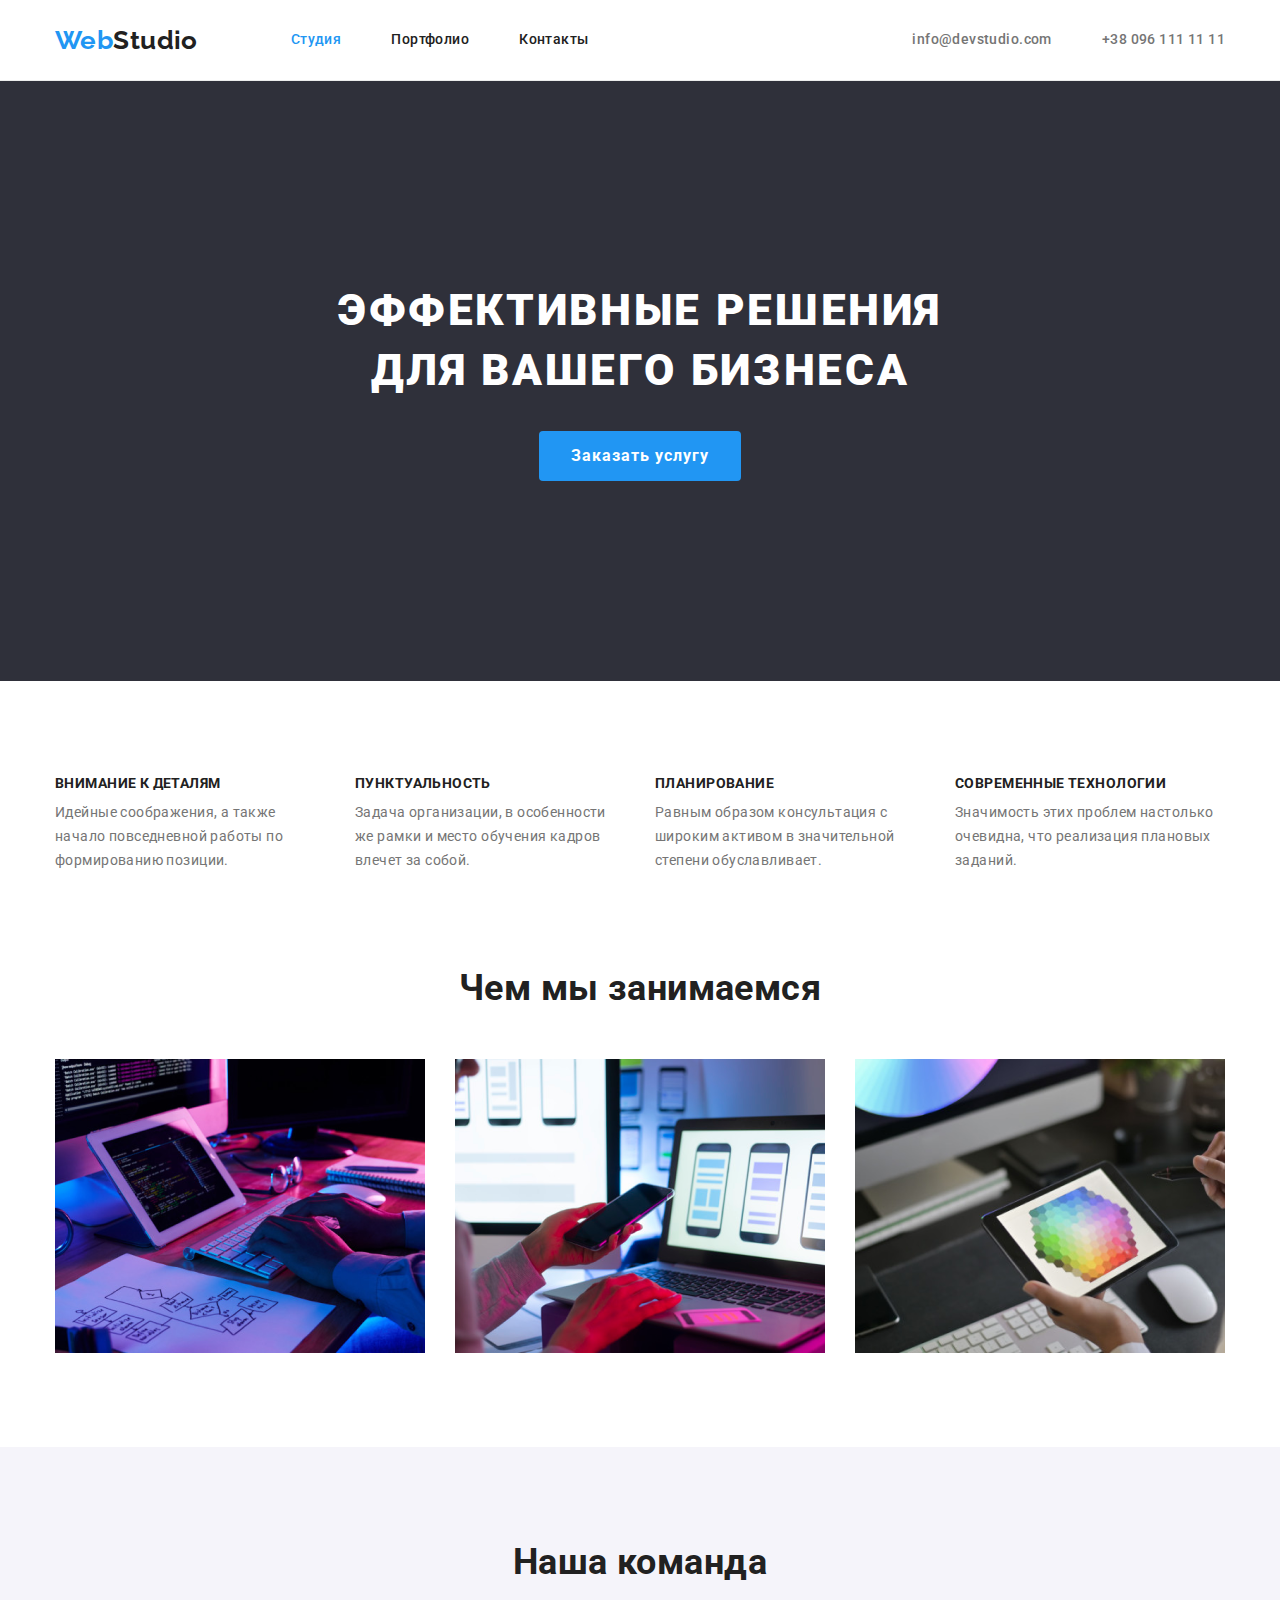
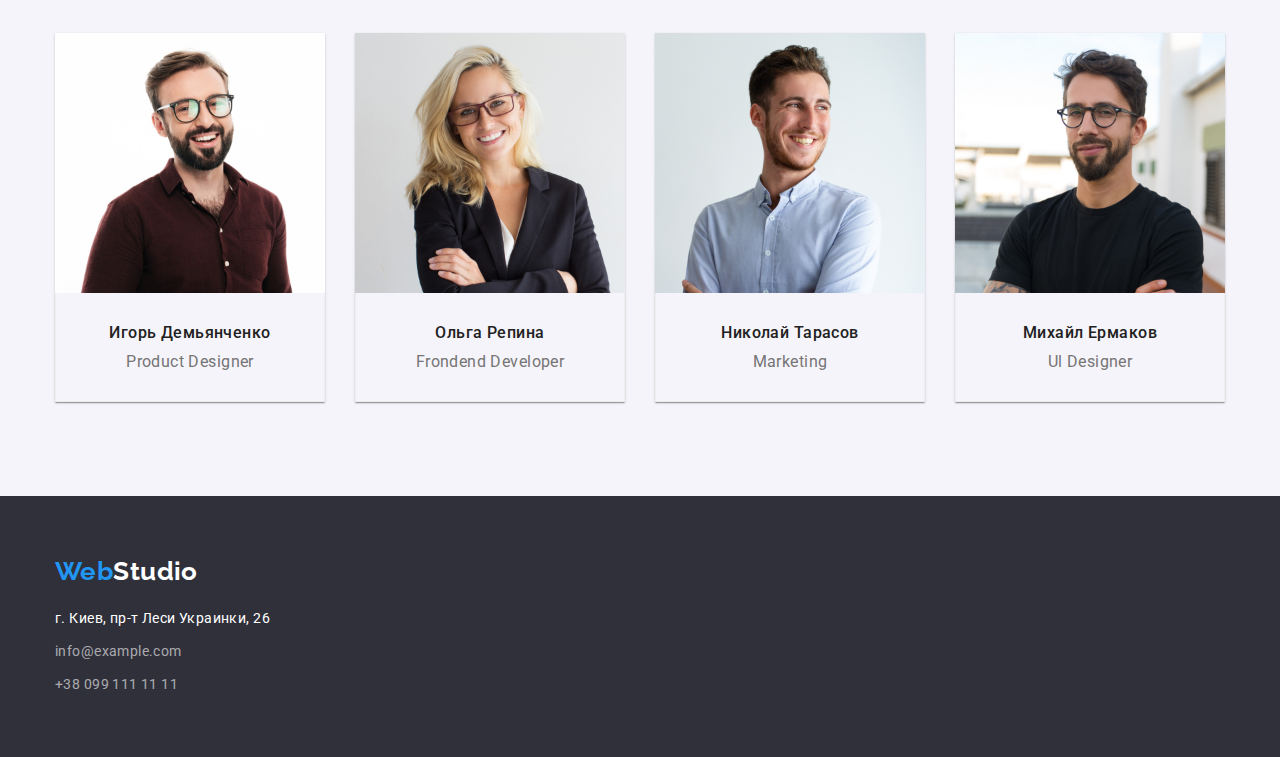
<file: index.html>
<!DOCTYPE html>
<html lang="ru">
<head>
    <meta charset="UTF-8">
    <meta name="viewport" content="width=device-width, initial-scale=1.0">
    <title>WebStudio</title>
    <link rel="stylesheet" href="https://cdnjs.cloudflare.com/ajax/libs/modern-normalize/1.0.0/modern-normalize.min.css
">
    <link rel="preconnect" href="https://fonts.gstatic.com">
    <link href="https://fonts.googleapis.com/css2?family=Raleway:wght@700&family=Roboto:wght@400;500;700;900&display=swap"
      rel="stylesheet">
     
    <link rel="stylesheet" href="./styles/styles.css">
</head>
<body>
        <!--  Шапка сайта -->
        <header class="header">
            <!--  главное меню шапки -->
            <div class="container main-nav">
                <nav class="nav">
                    <a href="/" class="logo"><span class="accent-color">Web</span>Studio</a>
                    <ul class="site-nav list">
                        <li class="item"><a href="./index.html" class="link current">Студия</a></li>
                        <li class="item"><a href="./portfolio.html" class="link">Портфолио</a></li>
                        <li class="item"><a href="./contacts.html" class="link">Контакты</a></li>
                    </ul>
                </nav>
                <ul class="contact-nav list">
                    <li class="item">
                        <a href="mailto:" class="text link">info@devstudio.com</a>
                    </li>
                    <li class="item">
                        <a href="tel:+380961111111" class="text link">+38 096 111 11 11</a>
                    </li>
                </ul>
        </div>
        
        </header>
        <!--  / Шапка сайта -->
    <main>
        <!-- Герой -->
        <section class="hero">
                <h1 class="title">Эффективные решения<br> для вашего бизнеса</h1>
                <button type="button" class="btn">Заказать услугу</button>
    
        </section>
        <!-- / Герой -->

        <!-- Особенности -->
        <section class="section features">
            <div class="container">
                <h2 class="visually-hidden">features</h2>   <!--заголовок нужно спрятать-->
                    <ul class="features list">
                        <li class="item">
                            <h3 class="features-title">Внимание к деталям</h3>
                            <p class="text">
                            Идейные соображения, а также начало 
                            повседневной работы по формированию позиции.
                            </p>
                        </li>
                        <li class="item">
                            <h3 class="features-title">Пунктуальность</h3>
                            <p class="text">
                            Задача организации, в особенности
                            же рамки и место обучения кадров влечет за собой.
                            </p>
                        </li>
                        <li class="item">
                            <h3 class="features-title">Планирование</h3>
                            <p class="text">Равным образом консультация с широким 
                            активом в значительной степени обуславливает.
                            </p>
                        </li>
                        <li class="item">
                            <h3 class="features-title">Современные технологии</h3>
                            <p class="text">Значимость этих проблем настолько очевидна, 
                            что реализация плановых заданий.
                            </p>
                        </li>
                    </ul>
            </div>
        </section>
            <!-- / Особенности -->

            <!-- Чем мы занимаемся -->
        <section class="section section-what-me-do">
            <div class="container">  
                <h2 class="title">Чем мы занимаемся</h2>
                <ul class="what-we-do list">
                    <li class="item">
                        <img src="./images/index-img/work1.png" alt="Составление структуры сайта" width="370">
                    </li>
                    <li class="item">
                        <img src="./images/index-img/work2.png" alt="Разработка мобильной версии " width="370">
                    </li>
                    <li class="item">
                        <img src="./images/index-img/work3.png" alt="Подбор цветов" width="370">
                    </li>
                </ul>
            </div>
        </section>
        <!-- / Чем мы занимаемся -->

        <!-- Наша команда -->
        <section class="section team-page">
            <div class="container">
                <h2 class="title">Наша команда</h2>
                <ul class="team list">
                    <li class="item">
                      <div class="card-team">
                           <div class="card-thumb">
                                <img src="./images/index-img/team1.png" alt="Игорь Демьянченко" width="270">
                           </div>
                           <div class="card-content team">
                                <h3 class="title">Игорь Демьянченко</h3>
                                <p class="text">Product Designer</p>
                           </div>
                      </div>
                    </li>
                    <li class="item">
                      <div class="card-team">
                            <div class="card-thumb">
                                <img src="./images/index-img/team2.png" alt="Игорь Демьянченко" width="270">
                            </div>
                           <div class="card-content team">
                                <h3 class="title">Ольга Репина</h3>
                                <p class="text">Frondend Developer</p>
                           </div>
                      </div>
                    </li>
                    <li class="item">
                        <div class="card-team">
                            <div class="card-thumb">
                                <img src="./images/index-img/team3.png" alt="Игорь Демьянченко" width="270">
                            </div>
                            <div class="card-content team">
                                <h3 class="title">Николай Тарасов</h3>
                                <p class="text">Marketing</p>
                            </div>
                        </div>
                    </li>
                    <li class="item">
                       <div class="card-team">
                           <div class="card-thumb">
                                <div class="card-thumb">
                                    <img src="./images/index-img/team4.png" alt="Михайл Ермаков" width="270">
                                </div>
                           </div>
                            <div class="card-content team">
                                <h3 class="title">Михайл Ермаков</h3>
                                <p class="text">Ul Designer</p>
                            </div>
                        </div>
                    </li>
                </ul>
        </div>
        </section>
        <!-- / Наша команда -->
        <!-- Футер -->
    </main>
    <!--  Футер  -->
    <footer class="footer footer-page">
        <div class="container">
            <a href="/" class="logo footer"><span class="accent-color">Web</span>Studio</a>
                    
            <address class="address">
                <p>г. Киев, пр-т Леси Украинки, 26</p>
                <ul class="contacts list">
                  <li class="footer-contact-item">
                    <a href="mailto:info@example.com" class="text">info@example.com</a>
                  </li>
                  <li class="footer-contact-item">
                    <a href="tel:+380991111111" class="text">+38 099 111 11 11</a>
                  </li>
                </ul>
              </address>
        </div>
    </footer>
    <!-- / Футер -->

</body>
</html>
</file>
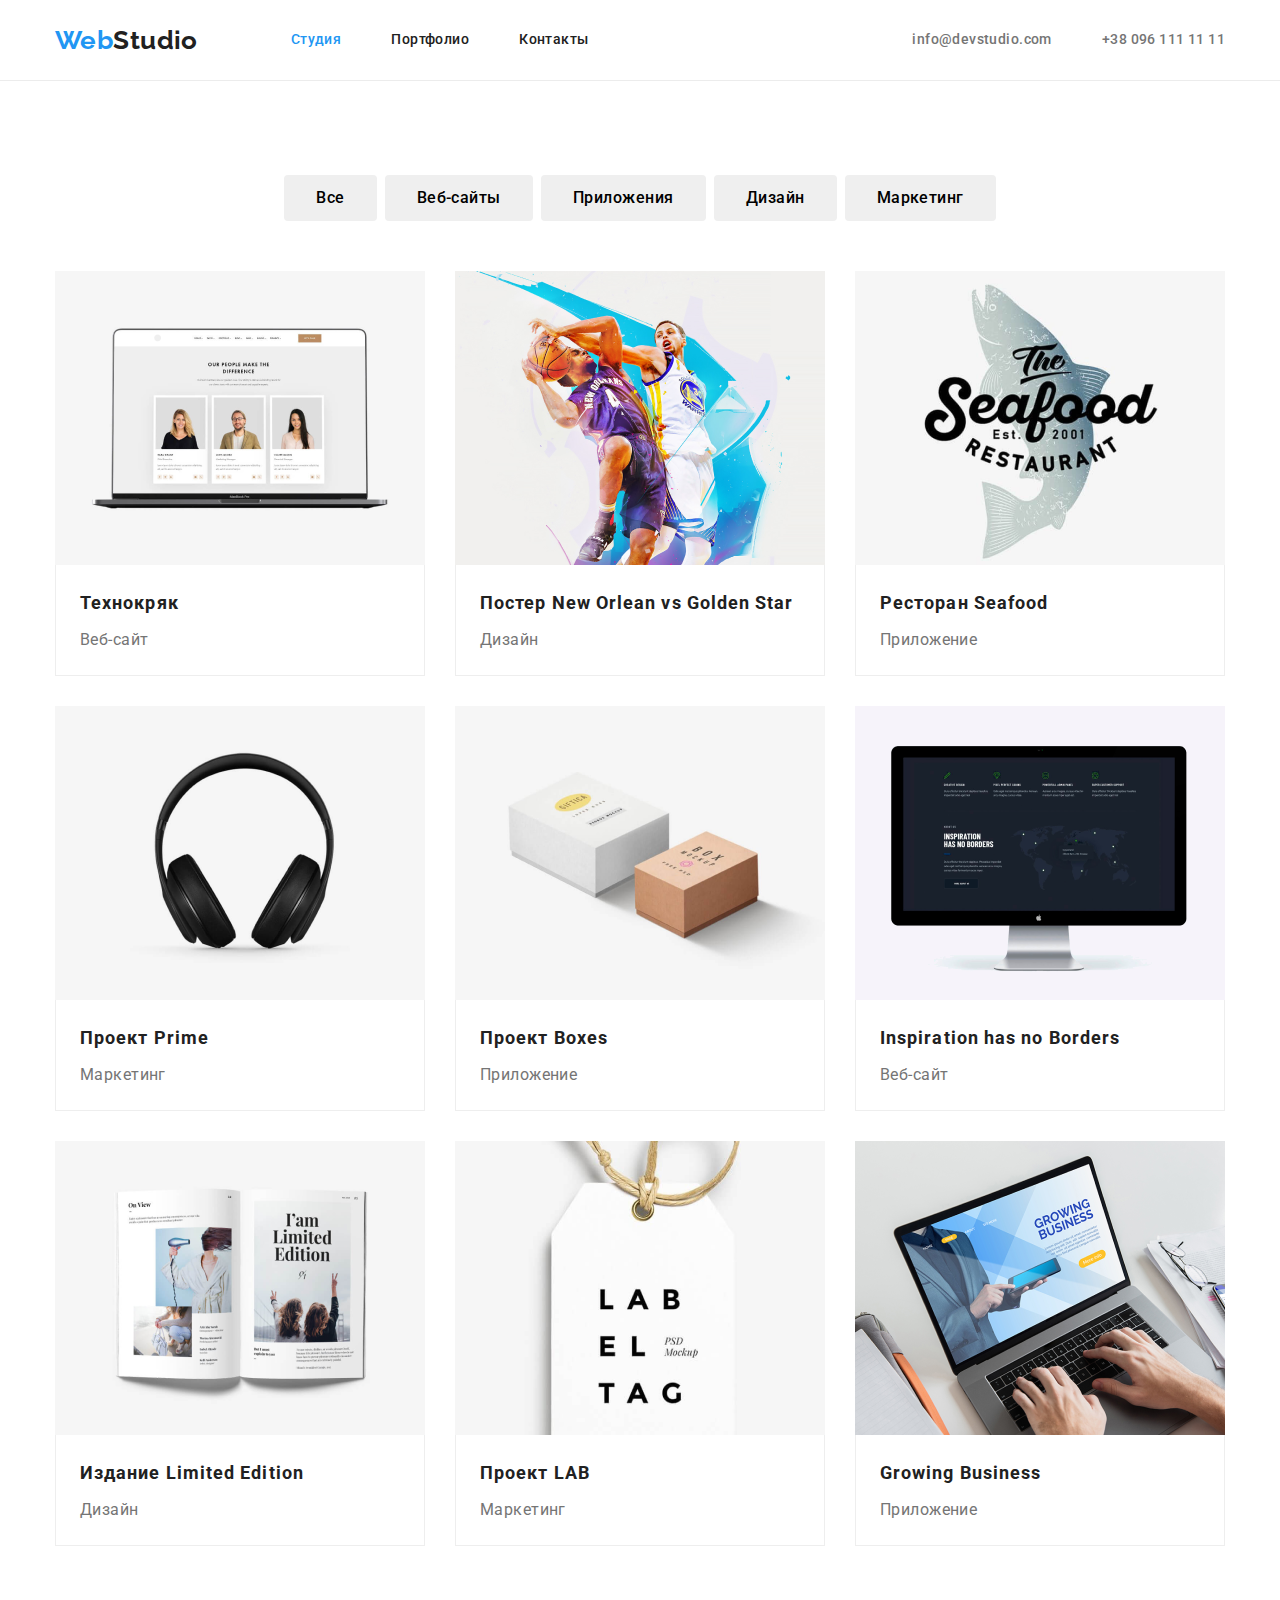
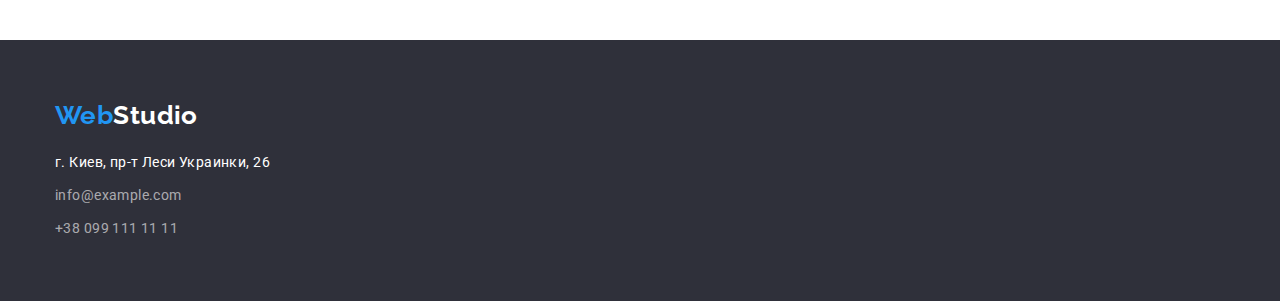
<file: portfolio.html>
<!DOCTYPE html>
<html lang="ru">

<head>
    <meta charset="UTF-8">
    <meta name="viewport" content="width=device-width, initial-scale=1.0">
    <title>WebStudio</title>
    <link rel="stylesheet" href="https://cdnjs.cloudflare.com/ajax/libs/modern-normalize/1.0.0/modern-normalize.min.css
">
    <link rel="preconnect" href="https://fonts.gstatic.com">
    <link
        href="https://fonts.googleapis.com/css2?family=Raleway:wght@700&family=Roboto:wght@400;500;700;900&display=swap"
        rel="stylesheet">

    <link rel="stylesheet" href="./styles/styles.css">
</head>

<body>
<!--  Шапка сайта -->
<header class="header">
    <!--  главное меню шапки -->
    <div class="container main-nav">
        <nav class="nav">
            <a href="/" class="logo"><span class="accent-color">Web</span>Studio</a>
            <ul class="site-nav list">
                <li class="item"><a href="./index.html" class="link current">Студия</a></li>
                <li class="item"><a href="./portfolio.html" class="link">Портфолио</a></li>
                <li class="item"><a href="./contacts.html" class="link">Контакты</a></li>
            </ul>
        </nav>
        <ul class="contact-nav list">
            <li class="item">
                <a href="mailto:" class="text link">info@devstudio.com</a>
            </li>
            <li class="item">
                <a href="tel:+380961111111" class="text link">+38 096 111 11 11</a>
            </li>
        </ul>
    </div>

</header>
<!--  / Шапка сайта -->
    <main>
        <section class="section portfolio-gallery">
            <div class="container">
                <h1 class="visually-hidden">Проекты</h1> <!--Заголовок нужно спрятать-->
                <!--Фильтр  -->
                <ul class="filter list"> <!--флекс контейнер-->
                    <li class="item"><button type="button" class="button">Все</button></li>
                    <li class="item"><button type="button" class="button">Веб-сайты</button></li>
                    <li class="item"><button type="button" class="button">Приложения</button></li>
                    <li class="item"><button type="button" class="button">Дизайн</button></li>
                    <li class="item"><button type="button" class="button">Маркетинг</button></li>
                </ul>
                
            <!-- / Фильтр -->
            <!-- Галлерея -->
    <!--  флекс-контейнер -->
                <ul class="gallery list">
                    <!-- флекс-элементы -->
                    <li class="item">
                        <a href="" class="card link">
                            <!-- <article class="card"> -->
                                <div class="card-thumb">
                                    <img src="./images/portfolio-img/1.png" alt="Технокряк веб-студия" width="370">
                                </div>
                                <div class="card-content">
                                    <h2 class="gallery-title">Технокряк</h2>
                                    <p class="gallery-text">Веб-сайт</p>
                                </div>
                            <!-- </article>   -->
                        </a>
                    </li>
                    <li class="item">
                        <a href="" class="card link">
                         <!-- <article class="card"> -->
                                <div class="card-thumb">
                                    <img src="./images/portfolio-img/2.png" alt="Постер Дизайн" width="370">
                                </div>

                               <div class="card-content">
                                    <h2 class="gallery-title">Постер New Orlean vs Golden Star</h2>
                                    <p class="gallery-text">Дизайн</p>
                               </div>
                         <!-- </article> -->
                        </a>
                    </li>
                    <li class="item">
                        <a href="" class="card link">
                          <!-- <article class="card"> -->
                                <div class="card-thumb">
                                    <img src="./images/portfolio-img/3.png" alt="Ресторан Seafood Приложение" width="370">
                                </div>
                               <div class="card-content">
                                    <h2 class="gallery-title">Ресторан Seafood</h2>
                                    <p class="gallery-text">Приложение</p>
                               </div>
                          <!-- </article> -->
                        </a>
                    </li>
                    <li class="item">
                        <a href="" class="card link">
                        <!-- <article class="card"> -->
                                <div class="card-thumb">
                                    <img src="./images/portfolio-img/4.png" alt="Проект Prime Маркетинг" width="370">
                                </div>
                                <div class="card-content">
                                    <h2 class="gallery-title">Проект Prime</h2>
                                    <p class="gallery-text">Маркетинг</p>
                                </div>
                        <!-- </article> -->
                        </a>
                    </li>
                    <li class="item">
                        <a href="" class="card link">
                          <!-- <article class="card"> -->
                               <div class="cadr-thumb">
                                    <img src="./images/portfolio-img/5.png" alt="Проект Boxes Приложение" width="370">
                               </div>
                              <div class="card-content">
                                    <h2 class="gallery-title">Проект Boxes</h2>
                                    <p class="gallery-text">Приложение</p>
                              </div>
                          <!-- </article> -->
                        </a>
                    </li>
                    <li class="item">
                        <a href="" class="card link">
                          <!-- <article class="card"> -->
                                <div class="card-thumb">
                                    <img src="./images/portfolio-img/6.png" alt="Inspiration has no Borders веб-сайт" width="370">
                                </div>
                                <div class="card-content">
                                    <h2 class="gallery-title">Inspiration has no Borders</h2>
                                    <p class="gallery-text">Веб-сайт</p>
                                </div>
                          <!-- </article> -->
                        </a>
                    </li>
                    <li class="item">
                        <a href="" class="card link">
                           <!-- <article class="card"> -->
                                <div class="card-thumb">
                                    <img src="./images/portfolio-img/7.png" alt="Издание Limited Edition Дизайн" width="370">
                                </div>
                                <div class="card-content">
                                        <h2 class="gallery-title">Издание Limited Edition</h2>
                                        <p class="gallery-text">Дизайн</p>
                                </div>
                           <!-- </article> -->
                        </a>
                    </li>
                    <li class="item">
                        <a href="" class="card link">
                          <!-- <article class="card"> -->
                                <div class="card-thumb">
                                    <img src="./images/portfolio-img/8.png" alt="Проект LAB Маркетинг" width="370">
                                </div>
                                <div class="card-content">
                                        <h2 class="gallery-title">Проект LAB</h2>
                                        <p class="gallery-text">Маркетинг</p>
                                </div>
                          <!-- </article> -->
                        </a>
                    </li>
                    <li class="item">
                        <a href="" class="card link">
                         <!-- <article class="card"> -->
                                <div class="card-thumb">
                                    <img src="./images/portfolio-img/9.png" alt="Growing Business Приложение" width="370">
                                </div>
                               <div class="card-content">
                                    <h2 class="gallery-title">Growing Business</h2>
                                    <p class="gallery-text">Приложение</p>
                               </div>
                         <!-- </article> -->
                        </a>
                    </li>
                </ul>
            </div>
        </section>
        <!-- / Галлерея -->
   </main>  
    <!--  Футер  -->
    <footer class="footer footer-page">
        <div class="container">
            <a href="/" class="logo footer"><span class="accent-color">Web</span>Studio</a>
    
            <address class="address">
                <p>г. Киев, пр-т Леси Украинки, 26</p>
            </address>
            <ul class="contacts list">
                <li class="footer-contact-item">
                    <a href="mailto:info@example.com" class="text">info@example.com</a>
                </li>
                <li class="footer-contact-item">
                    <a href="tel:+380991111111" class="text">+38 099 111 11 11</a>
                </li>
            </ul>
        </div>
    </footer>
    <!-- / Футер -->
</body>
</html>
</file>
<file: styles/styles.css>
/*background: #FFFFFF; меню
  background: #2F303A; герой
  background: #E5E5E5; особенности
  background: #F5F4FA; наша команда
  background: #2F303A;футер
  
  color: #2196F3;акцент и привыделении
  color: #212121;  цвет заголовков
  color: #757575;  вторичный текст текста, телефона в меню, должности разраб
  color: #FFFFFF; текст героя и футера, button
 */
/* Roboto 500  заголовки текста
/* Roboto 400  текст серый
 */
:root {
  --accent-color: #2196f3;
  --title-color: #212121;
  --text-color: #757575;
  --secondary-accent-color: #ffffff;
  --bg-accent: #2f303a;
  --bg-primary: #e5e5e5;
  --bg-second: #f5f4fa;
  --card-shadow: 0px 2px 1px -1px rgba(0, 0, 0, 0.2),
    0px 1px 1px 0px rgba(0, 0, 0, 0.14), 0px 1px 3px 0px rgba(0, 0, 0, 0.12);
  --card-set-gap: 30px;
}

body {
  /* background: var(--bg-primary); */
  color: var(--title-color);
  font-family: "Roboto", sans-serif;
  font-size: 14px;
  font-style: normal;
  letter-spacing: 0.03em;
}

h1,
h2,
h3,
h4,
p {
  margin: 0;
  padding: 0;
}

img {
  display: block;
  max-width: 100%;
  height: auto;
}

.link {
  display: block;
}
/* Утиилиты */

.list {
  padding: 0;
  margin: 0;
  list-style: none;
}

.container {
  margin-left: auto;
  margin-right: auto;
  width: 1200px;
  padding-left: 15px;
  padding-right: 15px;
}

.section {
  padding-top: 94px;
  padding-bottom: 94px;
}

/* Шапка сайта */
.header {
  background: var(--secondary-accent-color);
  border-bottom: 1px solid rgba(236, 236, 236, 1);
}

.logo {
  display: block;

  color: var(--title-color);
  font-family: "Raleway", sans-serif;
  font-weight: 700;
  font-size: 26px;
  line-height: 1.19;
  text-decoration: none;
}

.logo .accent-color {
  color: var(--accent-color);
}
.main-nav {
  display: flex;
  align-items: center;
}

.nav {
  display: flex;
  align-items: center;
}

/* Site-nav */
.site-nav.list {
  display: flex;
  margin-left: 93px;

  margin-top: 0;
  margin-bottom: 0;
}

.site-nav .item + .item {
  margin-left: 50px;
}

.contact-nav {
  display: flex;

  margin-top: 0;
  margin-bottom: 0;
  margin-left: auto;
}

.contact-nav .item + .item {
  margin-left: 50px;
}

.site-nav .link,
.contact-nav .link {
  padding-top: 32px;
  padding-bottom: 32px;

  font-weight: 500;
  line-height: 1.14;
  color: var(--title-color);
  text-decoration: none;
}

.site-nav .link:hover,
.site-nav .link:focus,
.contact-nav .text.link:hover,
.contact-nav .text.link:focus {
  color: var(--accent-color);
}

.site-nav .link.current {
  color: var(--accent-color);
}

.text.link {
  font-weight: 500;
  line-height: 1.14;
  color: var(--text-color);
  text-decoration: none;
}

/* акцент на текущей странице */
.site-nav .link.current {
  color: var(--accent-color);
}
/* /Шапка сайта */

/* Герой */
.hero {
  min-height: 600px;
  padding-top: 200px;
  padding-bottom: 200px;
  /* padding-left: 252px;
  padding-right: 252px; */

  font-family: "Roboto", sans-serif;
  background: var(--bg-accent);
}

.hero .title {
  margin-top: 0;
  margin-bottom: 30px;

  color: var(--secondary-accent-color);
  font-weight: 900;
  font-size: 44px;
  line-height: 1.36;
  letter-spacing: 0.06em;
  text-transform: uppercase;
  text-align: center;
}
.btn {
  display: block;
  border-radius: 4px;
  border: var(--accent-color);
  padding: 10px 32px;
  margin-right: auto;
  margin-left: auto;

  font-weight: 700;
  font-size: 16px;
  line-height: 1.88;
  letter-spacing: 0.06em;
  color: var(--secondary-accent-color);
  background: var(--accent-color);
}
/* / Герой */

/* Особенности  */
.features.list {
  display: flex;
}

.features.list .item + .item {
  margin-left: 30px;
}

.features.list .item {
  width: 270px;
}

.visually-hidden {
  position: absolute;
  clip: rect(0 0 0 0);
  width: 1px;
  height: 1px;
  margin: -1px;
}
.features-title {
  margin-top: 0;
  margin-bottom: 10px;

  text-align: left;
  font-size: 14px;
  font-weight: 700;
  line-height: 1.17;
  text-transform: uppercase;
}

.features .text {
  margin-top: 0;
  margin-bottom: 0;

  font-weight: 400;
  line-height: 1.71;
  letter-spacing: 0.03em;
  color: var(--text-color);
}
/* / Особенности  */

/* Чем мы занимаемся */
.section-what-me-do {
  padding-top: 0;
}
.what-we-do.list {
  display: flex;
  justify-content: space-between;
}

/* / Чем мы занимаемся */

/* Наша команда */
.team-page {
  background-color: var(--bg-second);
}

.card-team {
  width: 270px;
  box-shadow: var(--card-shadow);
  overflow: hidden;
}

.team.list .item + .item {
  margin-left: 30px;
}

.team.list {
  display: flex;
  /* justify-content: space-between; */
}

.section .title {
  margin-top: 0;
  margin-bottom: 50px;

  font-weight: 700;
  font-style: normal;
  font-size: 36px;
  line-height: 1.17;
  text-align: center;
}

.team.list > li > img {
  margin-bottom: 50px;
}

.team .title {
  margin-top: 0;
  margin-bottom: 10px;

  font-style: normal;
  font-size: 16px;
  font-weight: 500;
  line-height: 1.19;
  text-align: center;
}

.team .text {
  margin-top: 0;
  /* margin-bottom: 30px; */

  font-size: 16px;
  font-style: normal;
  font-weight: 400;
  line-height: 1.19;
  text-align: center;
  color: var(--text-color);
}
.card-content.team {
  padding-top: 30px;
  padding-bottom: 30px;
}

.
/* / Наша команда */

/* Футер */
.contacts.list {
  padding: 0;
  margin: 0;
}

.footer.footer-page {
  padding-top: 60px;
  padding-bottom: 60px;
  background: var(--bg-accent);
}

.logo.footer {
  font-family: Raleway;
  font-style: normal;
  font-weight: 700;
  font-size: 26px;
  line-height: 1.19;
  color: var(--secondary-accent-color);
}

.address {
  margin-top: 20px;

  line-height: 1.71;
  color: var(--secondary-accent-color);
  font-style: normal;
  font-weight: 400;
}

.contacts .address {
  color: var(--secondary-accent-color);
}

.footer-contact-item {
  /* color: rgba(255, 255, 255, 0.6); */
  margin-top: 9px;
}

.footer .contacts .text {
  font-style: normal;
  font-weight: 400;
  line-height: 1.71;
  text-decoration: none;

  color: rgba(255, 255, 255, 0.6);
}

.contacts.list .text:hover,
.contacts.list .text:focus {
  color: var(--accent-color);
}
/* / Футер */

/* =============Portfolio Page========== */
.section.portfolio-gallery {
  border: 1px rgba(238, 238, 238, 1);
}

.gallery.list {
  margin-top: 0;
  margin-bottom: 0;
}

.filter.list {
  display: flex;
  justify-content: center;

  margin-top: 0;
  margin-bottom: 50px;
}

.filter.list .item + .item {
  margin-left: 8px;
}

.button {
  display: inline-block;
  border-radius: 4px;
  border: var(--accent-color);
  padding: 10px 32px;

  font-style: normal;
  font-weight: 500;
  font-size: 16px;
  line-height: 1.63;
  text-align: center;
  letter-spacing: 0.03em;
}

.button.list {
  color: var(--title-color);
  background: var(--bg-second);
  text-decoration: none;
}

.filter .button:hover,
.filter .button:focus {
  border-color: var(--accent-color);
  color: var(--secondary-accent-color);
  background: var(--accent-color);
}

/* CARD */
.card.link {
  width: 370px;
  overflow: hidden;
  text-decoration: none;
}
/* .card-thumb {
  border-left: 1px solid rgba(238, 238, 238, 1);
  border-top: 1px solid rgba(238, 238, 238, 1);
  border-right: 1px solid rgba(238, 238, 238, 1);
} */

.card-content {
  padding: 20px 24px;
  border-bottom: 1px solid rgba(238, 238, 238, 1);
  border-right: 1px solid rgba(238, 238, 238, 1);
  border-left: 1px solid rgba(238, 238, 238, 1);
}

/* флекс-контейнер */
.gallery.list {
  display: flex;
  flex-wrap: wrap;
  margin-left: calc(-1 * var(--card-set-gap));
  margin-top: calc(-1 * var(--card-set-gap));
  /* margin: -15px; */
}

/* флекс-элемент */
.gallery.list .item {
  flex-basis: calc(100% / 3 - var(--card-set-gap));
  margin-left: var(--card-set-gap);
  margin-top: var(--card-set-gap);
}

.gallery .gallery-title {
  margin-bottom: 4px;
  color: var(--title-color);
  font-style: normal;
  font-weight: 700;
  font-size: 18px;
  line-height: 2;
  letter-spacing: 0.06em;
}

.gallery .gallery-text {
  margin-top: 0;

  font-style: normal;
  font-weight: 400;
  font-size: 16px;
  line-height: 1.87;
  color: var(--text-color);
}
</file>
